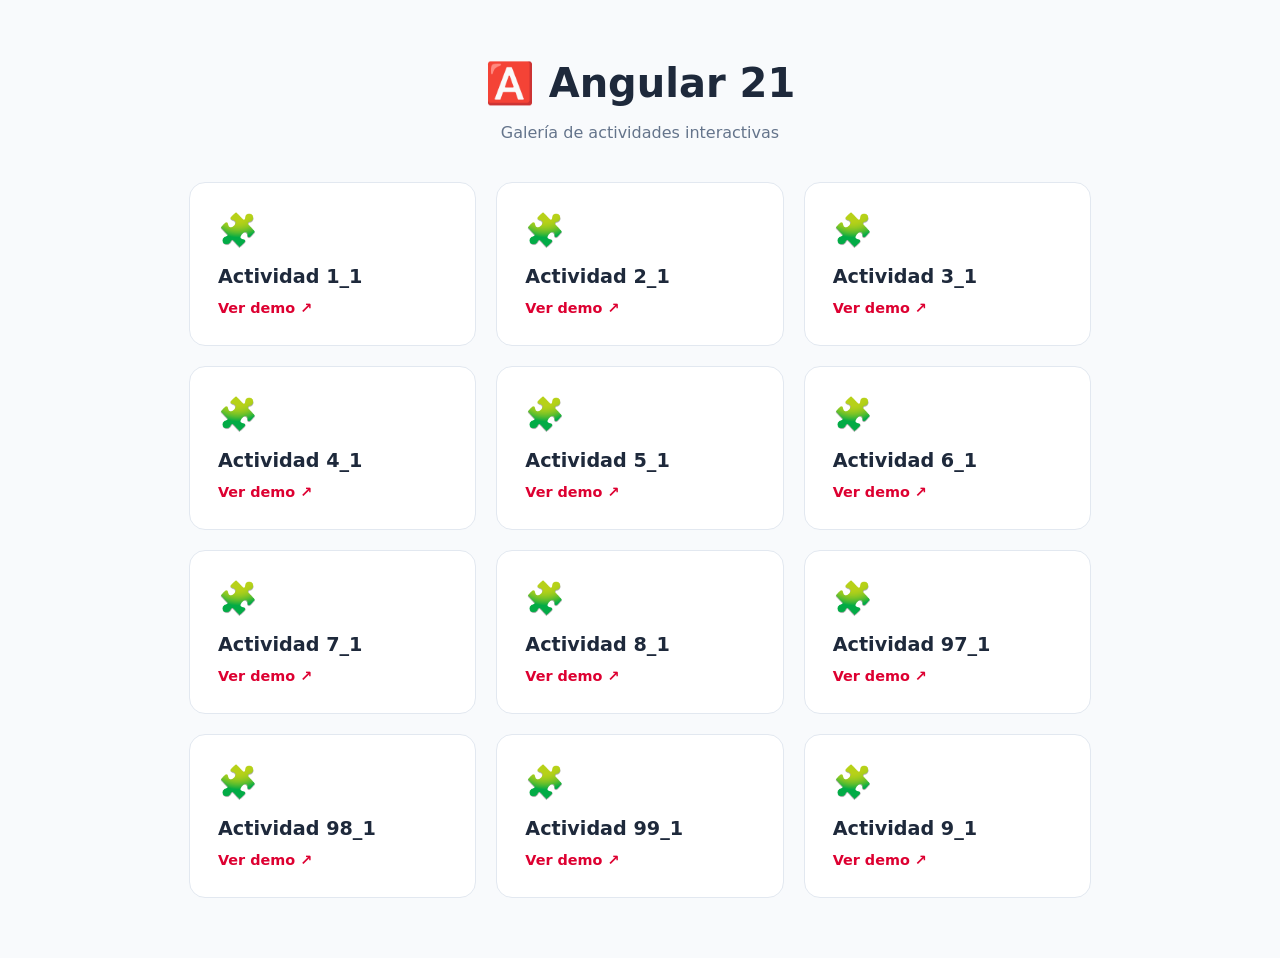
<file: index.html>
<!DOCTYPE html>
<html lang="es">
<head>
  <meta charset="UTF-8">
  <meta name="viewport" content="width=device-width, initial-scale=1">
  <title>Angular 21 · Actividades</title>
  <style>
    * { box-sizing: border-box; }
    body {
      margin: 0;
      font-family: system-ui, sans-serif;
      background: #f8fafc;
      color: #1e293b;
    }
    main {
      max-width: 950px;
      margin: 60px auto;
      padding: 0 24px;
    }
    header { text-align: center; margin-bottom: 40px; }
    h1 { font-size: 2.5rem; margin-bottom: 8px; }
    header p { color: #64748b; }
    .grid {
      display: grid;
      grid-template-columns: repeat(auto-fit, minmax(220px, 1fr));
      gap: 20px;
    }
    .card {
      background: white;
      padding: 28px;
      border-radius: 16px;
      border: 1px solid #e2e8f0;
      text-decoration: none;
      color: inherit;
      transition: 0.2s ease;
    }
    .card:hover {
      transform: translateY(-5px);
      box-shadow: 0 10px 25px #00000012;
      border-color: #dd0031;
    }
    .icono { font-size: 2rem; }
    .card h2 { font-size: 1.2rem; margin: 16px 0 10px; }
    .enlace { color: #dd0031; font-size: 0.9rem; font-weight: 600; }
  </style>
</head>
<body>
  <main>
    <header>
      <h1>🅰️ Angular 21</h1>
      <p>Galería de actividades interactivas</p>
    </header>
    <section class="grid">
      <a class="card" href="act1_1/">
        <div class="icono">🧩</div>
        <h2>Actividad 1_1</h2>
        <span class="enlace">Ver demo ↗</span>
      </a>
      <a class="card" href="act2_1/">
        <div class="icono">🧩</div>
        <h2>Actividad 2_1</h2>
        <span class="enlace">Ver demo ↗</span>
      </a>
      <a class="card" href="act3_1/">
        <div class="icono">🧩</div>
        <h2>Actividad 3_1</h2>
        <span class="enlace">Ver demo ↗</span>
      </a>
      <a class="card" href="act4_1/">
        <div class="icono">🧩</div>
        <h2>Actividad 4_1</h2>
        <span class="enlace">Ver demo ↗</span>
      </a>
      <a class="card" href="act5_1/">
        <div class="icono">🧩</div>
        <h2>Actividad 5_1</h2>
        <span class="enlace">Ver demo ↗</span>
      </a>
      <a class="card" href="act6_1/">
        <div class="icono">🧩</div>
        <h2>Actividad 6_1</h2>
        <span class="enlace">Ver demo ↗</span>
      </a>
      <a class="card" href="act7_1/">
        <div class="icono">🧩</div>
        <h2>Actividad 7_1</h2>
        <span class="enlace">Ver demo ↗</span>
      </a>
      <a class="card" href="act8_1/">
        <div class="icono">🧩</div>
        <h2>Actividad 8_1</h2>
        <span class="enlace">Ver demo ↗</span>
      </a>
      <a class="card" href="act97_1/">
        <div class="icono">🧩</div>
        <h2>Actividad 97_1</h2>
        <span class="enlace">Ver demo ↗</span>
      </a>
      <a class="card" href="act98_1/">
        <div class="icono">🧩</div>
        <h2>Actividad 98_1</h2>
        <span class="enlace">Ver demo ↗</span>
      </a>
      <a class="card" href="act99_1/">
        <div class="icono">🧩</div>
        <h2>Actividad 99_1</h2>
        <span class="enlace">Ver demo ↗</span>
      </a>
      <a class="card" href="act9_1/">
        <div class="icono">🧩</div>
        <h2>Actividad 9_1</h2>
        <span class="enlace">Ver demo ↗</span>
      </a>
    </section>
  </main>
</body>
</html>
</file>
